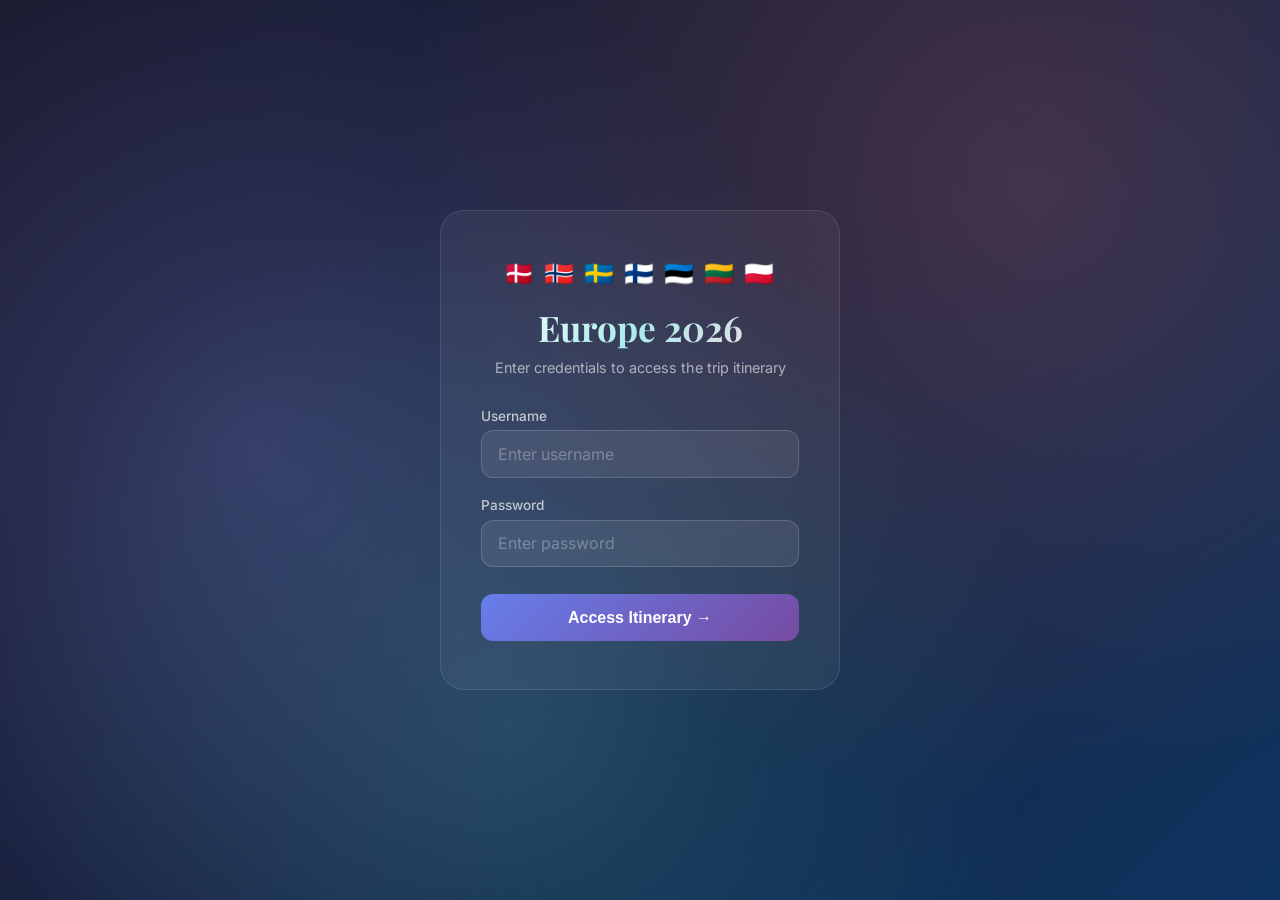
<file: index.html>
<!DOCTYPE html>
<html lang="en">
<head>
    <meta charset="UTF-8">
    <meta name="viewport" content="width=device-width, initial-scale=1.0">
    <title>EU Trip 2026 | Login</title>
    <link rel="preconnect" href="https://fonts.googleapis.com">
    <link rel="preconnect" href="https://fonts.gstatic.com" crossorigin>
    <link href="https://fonts.googleapis.com/css2?family=Playfair+Display:wght@700&family=Inter:wght@300;400;500;600&display=swap" rel="stylesheet">
    <style>
        * { margin: 0; padding: 0; box-sizing: border-box; }
        body {
            font-family: 'Inter', sans-serif;
            background: linear-gradient(135deg, #1a1a2e 0%, #16213e 50%, #0f3460 100%);
            min-height: 100vh;
            display: flex;
            align-items: center;
            justify-content: center;
            overflow: hidden;
        }
        body::before {
            content: '';
            position: fixed;
            top: 0; left: 0; right: 0; bottom: 0;
            background:
                radial-gradient(circle at 20% 50%, rgba(120, 119, 198, 0.3) 0%, transparent 50%),
                radial-gradient(circle at 80% 20%, rgba(255, 119, 115, 0.2) 0%, transparent 50%),
                radial-gradient(circle at 40% 80%, rgba(72, 209, 204, 0.2) 0%, transparent 50%);
            animation: aurora 8s ease-in-out infinite alternate;
        }
        @keyframes aurora {
            0% { opacity: 0.5; transform: scale(1); }
            100% { opacity: 1; transform: scale(1.1); }
        }
        .login-card {
            position: relative;
            z-index: 2;
            background: rgba(255, 255, 255, 0.05);
            backdrop-filter: blur(20px);
            border: 1px solid rgba(255, 255, 255, 0.1);
            border-radius: 24px;
            padding: 3rem 2.5rem;
            width: 100%;
            max-width: 400px;
            margin: 1rem;
            text-align: center;
        }
        .login-card h1 {
            font-family: 'Playfair Display', serif;
            font-size: 2.2rem;
            background: linear-gradient(135deg, #fff 0%, #a8edea 50%, #fed6e3 100%);
            -webkit-background-clip: text;
            -webkit-text-fill-color: transparent;
            background-clip: text;
            margin-bottom: 0.5rem;
        }
        .login-card .subtitle {
            color: rgba(255, 255, 255, 0.6);
            font-size: 0.9rem;
            margin-bottom: 2rem;
        }
        .form-group {
            margin-bottom: 1.2rem;
            text-align: left;
        }
        .form-group label {
            display: block;
            color: rgba(255, 255, 255, 0.7);
            font-size: 0.85rem;
            margin-bottom: 0.4rem;
            font-weight: 500;
        }
        .form-group input {
            width: 100%;
            padding: 0.8rem 1rem;
            background: rgba(255, 255, 255, 0.08);
            border: 1px solid rgba(255, 255, 255, 0.15);
            border-radius: 12px;
            color: #fff;
            font-size: 1rem;
            font-family: 'Inter', sans-serif;
            outline: none;
            transition: all 0.3s ease;
        }
        .form-group input:focus {
            border-color: rgba(102, 126, 234, 0.8);
            background: rgba(255, 255, 255, 0.12);
            box-shadow: 0 0 20px rgba(102, 126, 234, 0.2);
        }
        .form-group input::placeholder {
            color: rgba(255, 255, 255, 0.3);
        }
        .login-btn {
            width: 100%;
            padding: 0.9rem;
            background: linear-gradient(135deg, #667eea, #764ba2);
            border: none;
            border-radius: 12px;
            color: #fff;
            font-size: 1rem;
            font-weight: 600;
            cursor: pointer;
            transition: all 0.3s ease;
            margin-top: 0.5rem;
        }
        .login-btn:hover {
            transform: translateY(-2px);
            box-shadow: 0 8px 25px rgba(102, 126, 234, 0.4);
        }
        .login-btn:active {
            transform: translateY(0);
        }
        .error {
            color: #ff6b6b;
            font-size: 0.85rem;
            margin-top: 1rem;
            display: none;
        }
        .error.show { display: block; }
        .emoji-route {
            font-size: 1.5rem;
            margin-bottom: 1rem;
            letter-spacing: 2px;
        }
    </style>
</head>
<body>
    <div class="login-card">
        <div class="emoji-route">🇩🇰 🇳🇴 🇸🇪 🇫🇮 🇪🇪 🇱🇹 🇵🇱</div>
        <h1>Europe 2026</h1>
        <p class="subtitle">Enter credentials to access the trip itinerary</p>
        <form id="loginForm">
            <div class="form-group">
                <label for="username">Username</label>
                <input type="text" id="username" placeholder="Enter username" autocomplete="off" required>
            </div>
            <div class="form-group">
                <label for="password">Password</label>
                <input type="password" id="password" placeholder="Enter password" required>
            </div>
            <button type="submit" class="login-btn">Access Itinerary →</button>
            <p class="error" id="error">Invalid credentials. Please try again.</p>
        </form>
    </div>

    <script>
        // If already authenticated, redirect directly
        (function() {
            var auth = sessionStorage.getItem('eu2026_auth');
            var ts = parseInt(sessionStorage.getItem('eu2026_ts') || '0');
            if (auth === 'true' && (Date.now() - ts) < 86400000) {
                window.location.href = 'trip.html';
            }
        })();

        document.getElementById('loginForm').addEventListener('submit', async function(e) {
            e.preventDefault();
            var username = document.getElementById('username').value.trim();
            var password = document.getElementById('password').value;

            // Verify credentials using hash comparison
            var combo = username + ':' + password;
            var encoder = new TextEncoder();
            var data = encoder.encode(combo);
            var hashBuffer = await crypto.subtle.digest('SHA-256', data);
            var hashArray = Array.from(new Uint8Array(hashBuffer));
            var hash = hashArray.map(function(b) { return b.toString(16).padStart(2, '0'); }).join('');

            // SHA-256 of credentials
            if (hash === 'd4460eb398678b1047289eb71124db60645d05126b3aee8f5a59d934420402c1') {
                sessionStorage.setItem('eu2026_auth', 'true');
                sessionStorage.setItem('eu2026_ts', Date.now().toString());
                window.location.href = 'trip.html';
            } else {
                document.getElementById('error').classList.add('show');
                document.getElementById('password').value = '';
            }
        });
    </script>
</body>
</html>
</file>
<file: style.css>
/* === RESET & BASE === */
* {
    margin: 0;
    padding: 0;
    box-sizing: border-box;
}

html {
    scroll-behavior: smooth;
}

body {
    font-family: 'Inter', -apple-system, BlinkMacSystemFont, sans-serif;
    background: #0f0f0f;
    color: #e8e8e8;
    line-height: 1.6;
}

/* === HERO === */
.hero {
    position: relative;
    height: 100vh;
    min-height: 600px;
    display: flex;
    align-items: center;
    justify-content: center;
    text-align: center;
    background: linear-gradient(135deg, #1a1a2e 0%, #16213e 50%, #0f3460 100%);
    overflow: hidden;
}

.hero::before {
    content: '';
    position: absolute;
    top: 0;
    left: 0;
    right: 0;
    bottom: 0;
    background: 
        radial-gradient(circle at 20% 50%, rgba(120, 119, 198, 0.3) 0%, transparent 50%),
        radial-gradient(circle at 80% 20%, rgba(255, 119, 115, 0.2) 0%, transparent 50%),
        radial-gradient(circle at 40% 80%, rgba(72, 209, 204, 0.2) 0%, transparent 50%);
    animation: aurora 8s ease-in-out infinite alternate;
}

@keyframes aurora {
    0% { opacity: 0.5; transform: scale(1); }
    100% { opacity: 1; transform: scale(1.1); }
}

.hero-content {
    position: relative;
    z-index: 2;
    padding: 2rem;
}

.hero-content h1 {
    font-family: 'Playfair Display', serif;
    font-size: clamp(3rem, 8vw, 6rem);
    font-weight: 700;
    background: linear-gradient(135deg, #fff 0%, #a8edea 50%, #fed6e3 100%);
    -webkit-background-clip: text;
    -webkit-text-fill-color: transparent;
    background-clip: text;
    margin-bottom: 0.5rem;
}

.subtitle {
    font-size: clamp(1.2rem, 3vw, 1.8rem);
    color: rgba(255, 255, 255, 0.8);
    font-weight: 300;
    margin-bottom: 1.5rem;
}

.route-preview {
    font-size: clamp(0.8rem, 2vw, 1.1rem);
    color: rgba(255, 255, 255, 0.6);
    max-width: 700px;
    margin: 0 auto;
    letter-spacing: 0.5px;
}

/* === STICKY NAV === */
.sticky-nav {
    position: sticky;
    top: 0;
    background: rgba(15, 15, 15, 0.95);
    backdrop-filter: blur(20px);
    border-bottom: 1px solid rgba(255, 255, 255, 0.1);
    z-index: 100;
    overflow-x: auto;
    -webkit-overflow-scrolling: touch;
}

.nav-container {
    display: flex;
    justify-content: center;
    gap: 0.5rem;
    padding: 0.8rem 1rem;
    max-width: 1200px;
    margin: 0 auto;
    min-width: max-content;
}

.sticky-nav a {
    color: rgba(255, 255, 255, 0.6);
    text-decoration: none;
    padding: 0.4rem 0.8rem;
    border-radius: 20px;
    font-size: 0.85rem;
    font-weight: 500;
    transition: all 0.3s ease;
    white-space: nowrap;
}

.sticky-nav a:hover {
    color: #fff;
    background: rgba(255, 255, 255, 0.1);
}

.sticky-nav a.active {
    color: #fff;
    background: linear-gradient(135deg, #667eea, #764ba2);
}

/* === CONTAINER === */
.container {
    max-width: 900px;
    margin: 0 auto;
    padding: 2rem 1.5rem;
}

/* === DAY CARD === */
.day-card {
    margin-bottom: 4rem;
    scroll-margin-top: 60px;
}

.day-header {
    display: flex;
    align-items: center;
    gap: 1.5rem;
    margin-bottom: 2rem;
    padding-bottom: 1rem;
    border-bottom: 2px solid rgba(255, 255, 255, 0.1);
}

.day-number {
    background: linear-gradient(135deg, #667eea, #764ba2);
    color: white;
    font-weight: 700;
    font-size: 0.85rem;
    padding: 0.5rem 1rem;
    border-radius: 25px;
    text-transform: uppercase;
    letter-spacing: 1px;
    white-space: nowrap;
}

.day-info h2 {
    font-family: 'Playfair Display', serif;
    font-size: clamp(1.5rem, 4vw, 2.2rem);
    color: #fff;
}

.day-info .date {
    color: rgba(255, 255, 255, 0.5);
    font-size: 0.9rem;
}

/* === TIMELINE === */
.timeline {
    position: relative;
    padding-left: 1rem;
}

.timeline::before {
    content: '';
    position: absolute;
    left: 85px;
    top: 0;
    bottom: 0;
    width: 2px;
    background: linear-gradient(to bottom, rgba(102, 126, 234, 0.5), rgba(118, 75, 162, 0.5), rgba(102, 126, 234, 0.5));
}

.timeline-item {
    display: flex;
    gap: 1.5rem;
    margin-bottom: 1.5rem;
    position: relative;
}

.timeline-item::before {
    content: '';
    position: absolute;
    left: 80px;
    top: 8px;
    width: 12px;
    height: 12px;
    border-radius: 50%;
    background: #667eea;
    border: 2px solid #0f0f0f;
    z-index: 1;
}

.timeline-item.transport::before { background: #4ecdc4; }
.timeline-item.food::before { background: #ff6b6b; }
.timeline-item.stay::before { background: #ffd93d; }
.timeline-item.activity::before { background: #a8e6cf; }

.timeline-item .time {
    min-width: 70px;
    font-size: 0.85rem;
    font-weight: 600;
    color: rgba(255, 255, 255, 0.7);
    padding-top: 2px;
    text-align: right;
}

.timeline-item .details {
    flex: 1;
    background: rgba(255, 255, 255, 0.03);
    border: 1px solid rgba(255, 255, 255, 0.08);
    border-radius: 12px;
    padding: 1.2rem;
    margin-left: 1rem;
    transition: all 0.3s ease;
}

.timeline-item .details:hover {
    background: rgba(255, 255, 255, 0.06);
    border-color: rgba(255, 255, 255, 0.15);
    transform: translateX(4px);
}

.timeline-item .details h3 {
    font-size: 1.1rem;
    margin-bottom: 0.5rem;
    color: #fff;
}

.timeline-item .details p {
    color: rgba(255, 255, 255, 0.7);
    font-size: 0.9rem;
    margin-bottom: 0.3rem;
}

.timeline-item .details ul {
    list-style: none;
    padding: 0;
}

.timeline-item .details ul li {
    color: rgba(255, 255, 255, 0.7);
    font-size: 0.9rem;
    padding: 0.2rem 0;
    padding-left: 1rem;
    position: relative;
}

.timeline-item .details ul li::before {
    content: '→';
    position: absolute;
    left: 0;
    color: #667eea;
}

/* === BADGES === */
.badge {
    display: inline-block;
    padding: 0.2rem 0.6rem;
    border-radius: 15px;
    font-size: 0.75rem;
    font-weight: 600;
    margin-bottom: 0.5rem;
    background: rgba(255, 255, 255, 0.1);
    color: rgba(255, 255, 255, 0.8);
}

.badge.flight { background: rgba(78, 205, 196, 0.2); color: #4ecdc4; }
.badge.bus { background: rgba(78, 205, 196, 0.2); color: #4ecdc4; }
.badge.cruise { background: rgba(78, 205, 196, 0.2); color: #4ecdc4; }
.badge.transport-badge { background: rgba(78, 205, 196, 0.15); color: #4ecdc4; }
.badge.hotel { background: rgba(255, 217, 61, 0.2); color: #ffd93d; }
.badge.explore { background: rgba(168, 230, 207, 0.2); color: #a8e6cf; }
.badge.food-badge { background: rgba(255, 107, 107, 0.2); color: #ff6b6b; }

/* === TIPS & REFS === */
.tip {
    background: rgba(102, 126, 234, 0.1);
    border-left: 3px solid #667eea;
    padding: 0.4rem 0.8rem;
    margin-top: 0.5rem;
    border-radius: 0 6px 6px 0;
    font-size: 0.85rem !important;
}

.ref {
    font-size: 0.8rem !important;
    color: rgba(255, 255, 255, 0.4) !important;
    font-family: 'Courier New', monospace;
}

/* === MUST EAT SECTION === */
.must-eat {
    margin-top: 2rem;
    padding: 1.5rem;
    background: rgba(255, 107, 107, 0.05);
    border: 1px solid rgba(255, 107, 107, 0.2);
    border-radius: 16px;
}

.must-eat h4 {
    margin-bottom: 1rem;
    font-size: 1.1rem;
}

.food-grid {
    display: grid;
    grid-template-columns: repeat(auto-fit, minmax(180px, 1fr));
    gap: 0.8rem;
}

.food-item {
    background: rgba(255, 255, 255, 0.05);
    padding: 0.6rem 1rem;
    border-radius: 8px;
    font-size: 0.85rem;
    color: rgba(255, 255, 255, 0.8);
    border: 1px solid rgba(255, 255, 255, 0.08);
}

/* === QUICK REFERENCE === */
.quick-ref {
    background: rgba(255, 255, 255, 0.02);
    border-top: 1px solid rgba(255, 255, 255, 0.1);
    padding: 4rem 0;
}

.quick-ref h2 {
    font-family: 'Playfair Display', serif;
    font-size: 2rem;
    text-align: center;
    margin-bottom: 3rem;
}

.ref-grid {
    display: grid;
    grid-template-columns: repeat(auto-fit, minmax(320px, 1fr));
    gap: 1.5rem;
    max-width: 1200px;
    margin: 0 auto;
    padding: 0 1.5rem;
}

.ref-card {
    background: rgba(255, 255, 255, 0.03);
    border: 1px solid rgba(255, 255, 255, 0.08);
    border-radius: 16px;
    padding: 1.5rem;
}

.ref-card h3 {
    font-size: 1.1rem;
    margin-bottom: 1rem;
    padding-bottom: 0.5rem;
    border-bottom: 1px solid rgba(255, 255, 255, 0.1);
}

.ref-card table {
    width: 100%;
    border-collapse: collapse;
}

.ref-card table td {
    padding: 0.4rem 0.5rem;
    font-size: 0.85rem;
    color: rgba(255, 255, 255, 0.7);
    border-bottom: 1px solid rgba(255, 255, 255, 0.05);
}

.ref-card table tr:last-child td {
    border-bottom: none;
}

.ref-card ul {
    list-style: none;
    padding: 0;
}

.ref-card ul li {
    padding: 0.3rem 0;
    font-size: 0.85rem;
    color: rgba(255, 255, 255, 0.7);
}

/* === FOOTER === */
footer {
    text-align: center;
    padding: 3rem 1rem;
    background: linear-gradient(135deg, #1a1a2e, #0f0f0f);
    border-top: 1px solid rgba(255, 255, 255, 0.05);
}

footer p {
    color: rgba(255, 255, 255, 0.5);
    font-size: 0.9rem;
    margin-bottom: 0.3rem;
}

/* === NAV DAY LABELS === */
.nav-day {
    font-weight: 700;
    margin-right: 2px;
}

.nav-detail {
    font-weight: 400;
    font-size: 0.75rem;
    opacity: 0.85;
}

/* === FLOATING QUICK REF BUTTON === */
.fab-quickref {
    position: fixed;
    bottom: 2rem;
    right: 2rem;
    width: 56px;
    height: 56px;
    border-radius: 50%;
    background: linear-gradient(135deg, #667eea, #764ba2);
    color: white;
    font-size: 1.5rem;
    display: flex;
    align-items: center;
    justify-content: center;
    text-decoration: none;
    box-shadow: 0 4px 20px rgba(102, 126, 234, 0.5);
    z-index: 200;
    transition: all 0.3s ease;
    cursor: pointer;
}

.fab-quickref:hover {
    transform: scale(1.1);
    box-shadow: 0 6px 30px rgba(102, 126, 234, 0.7);
}

/* === PDF DOWNLOAD LINKS === */
.pdf-links {
    margin-top: 0.6rem;
    padding: 0.4rem 0.8rem;
    background: rgba(255, 255, 255, 0.05);
    border-radius: 8px;
    font-size: 0.8rem;
}

.pdf-links a {
    color: #a8edea;
    text-decoration: none;
    font-weight: 500;
    transition: color 0.2s;
}

.pdf-links a:hover {
    color: #fff;
    text-decoration: underline;
}

/* === REF CARD LINKS === */
.ref-card table a {
    color: #a8edea;
    text-decoration: none;
    font-size: 1rem;
}

.ref-card table a:hover {
    color: #fff;
}

/* === RESPONSIVE === */
@media (max-width: 768px) {
    .hero {
        min-height: 400px;
        height: auto;
        padding: 4rem 1rem;
    }

    .route-preview {
        font-size: 0.75rem;
    }

    .container {
        padding: 1.5rem 1rem;
    }

    .timeline::before {
        display: none;
    }

    .timeline-item::before {
        display: none;
    }

    .timeline {
        padding-left: 0;
    }

    .timeline-item {
        flex-direction: column;
        gap: 0.3rem;
        margin-bottom: 1rem;
    }

    .timeline-item .time {
        min-width: unset;
        text-align: left;
        font-size: 0.8rem;
        padding: 0;
        color: #667eea;
        font-weight: 700;
    }

    .timeline-item .details {
        margin-left: 0;
        padding: 1rem;
    }

    .timeline-item .details h3 {
        font-size: 1rem;
    }

    .timeline-item .details p,
    .timeline-item .details ul li {
        font-size: 0.85rem;
    }

    .day-header {
        flex-direction: column;
        align-items: flex-start;
        gap: 0.5rem;
    }

    .day-info h2 {
        font-size: 1.4rem;
    }

    .day-card {
        margin-bottom: 2.5rem;
    }

    .nav-container {
        justify-content: flex-start;
        padding: 0.5rem 0.6rem;
        gap: 0.3rem;
    }

    .sticky-nav a {
        padding: 0.35rem 0.6rem;
        font-size: 0.8rem;
    }

    .nav-detail {
        display: none;
    }

    .fab-quickref {
        bottom: 1rem;
        right: 1rem;
        width: 48px;
        height: 48px;
        font-size: 1.2rem;
    }

    .ref-grid {
        grid-template-columns: 1fr;
    }

    .ref-card table {
        display: block;
        overflow-x: auto;
        -webkit-overflow-scrolling: touch;
    }

    .food-grid {
        grid-template-columns: repeat(2, 1fr);
    }

    .must-eat {
        padding: 1rem;
    }

    .quick-ref {
        padding: 2rem 0;
    }

    .quick-ref h2 {
        font-size: 1.5rem;
        margin-bottom: 1.5rem;
    }

    .ref-grid {
        padding: 0 1rem;
    }

    .pdf-links {
        font-size: 0.75rem;
    }

    .tip {
        font-size: 0.8rem !important;
    }
}

@media (max-width: 380px) {
    .hero-content h1 {
        font-size: 2.5rem;
    }

    .subtitle {
        font-size: 1rem;
    }

    .food-grid {
        grid-template-columns: 1fr;
    }

    .day-info h2 {
        font-size: 1.2rem;
    }

    .timeline-item .details {
        padding: 0.8rem;
    }
}

/* === SCROLLBAR === */
::-webkit-scrollbar {
    width: 8px;
    height: 8px;
}

::-webkit-scrollbar-track {
    background: #0f0f0f;
}

::-webkit-scrollbar-thumb {
    background: rgba(102, 126, 234, 0.5);
    border-radius: 4px;
}

::-webkit-scrollbar-thumb:hover {
    background: rgba(102, 126, 234, 0.8);
}
</file>
